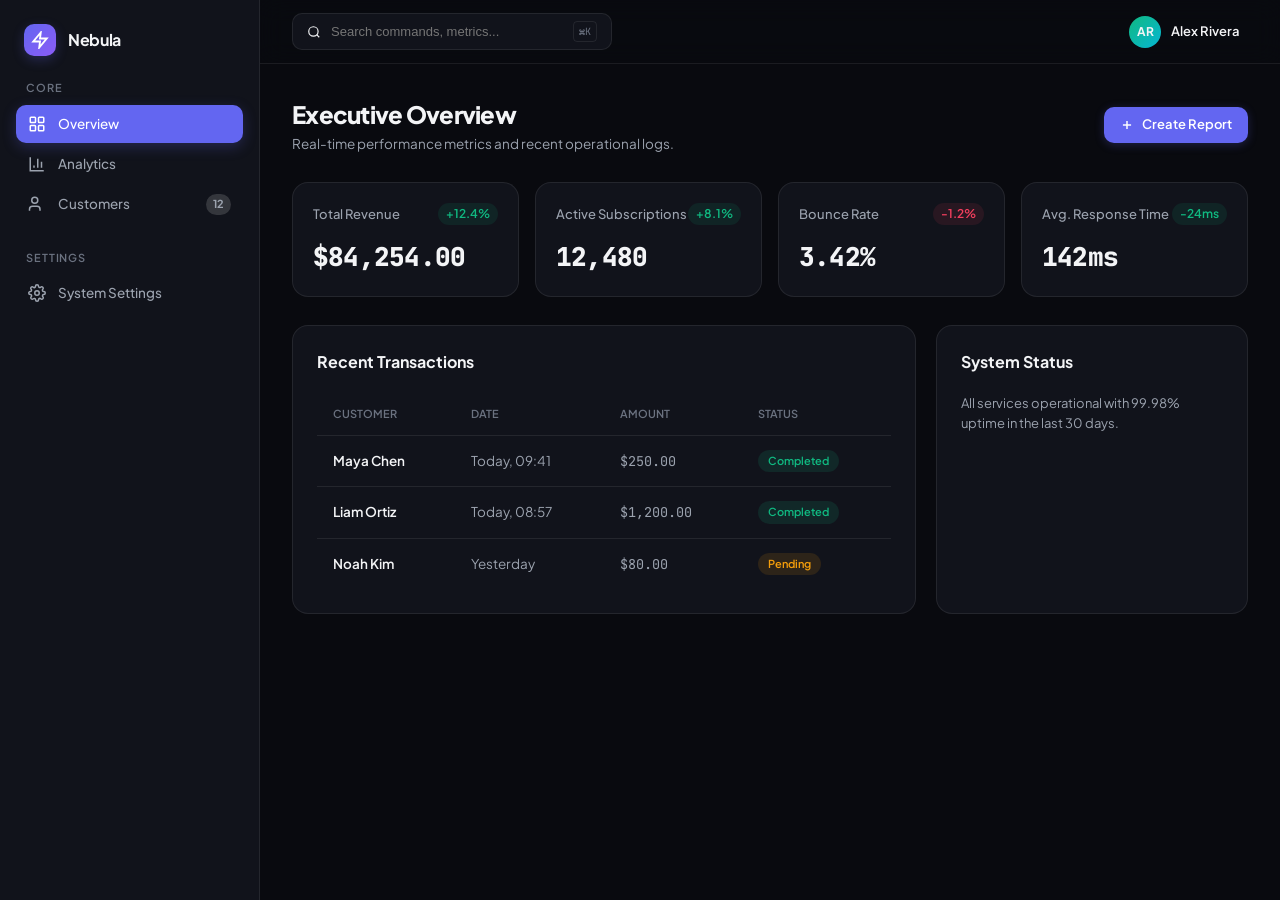
<file: index.html>
<!DOCTYPE html>
<html lang="en">
<head>
  <meta charset="UTF-8" />
  <meta name="viewport" content="width=device-width, initial-scale=1.0" />
  <title>Nebula · Ultra Executive Dashboard</title>
  
  <!-- Fonts -->
  <link rel="preconnect" href="https://fonts.googleapis.com">
  <link rel="preconnect" href="https://fonts.gstatic.com" crossorigin>
  <link href="https://fonts.googleapis.com/css2?family=Plus+Jakarta+Sans:wght@400;500;600;700;800&family=JetBrains+Mono:wght@400;500&display=swap" rel="stylesheet">

  <style>
    /* ============================================================
       NEBULA UI v2.0 — Executive Modern Dark System
       Pure HTML + CSS · Ultra Polish & Modern Standard
       ============================================================ */

    :root {
      /* Core System Colors (Linear/Vercel Aesthetic) */
      --bg-base:        #090a0f;
      --bg-surface:     #11131b;
      --bg-elevated:    #181b26;
      --bg-hover:       #1f2333;
      
      /* Primary & Accents */
      --accent:         #6366f1;
      --accent-light:   #818cf8;
      --accent-glow:    rgba(99, 102, 241, 0.25);
      --emerald:        #10b981;
      --amber:          #f59e0b;
      --rose:           #f43f5e;
      --cyan:           #06b6d4;

      /* Text Hierarchy */
      --text-main:      #f3f4f6;
      --text-sub:       #9ca3af;
      --text-muted:     #6b7280;

      /* Borders & Lines */
      --border:         rgba(255, 255, 255, 0.08);
      --border-bright:  rgba(255, 255, 255, 0.16);
      
      /* Sizing & Layout */
      --sidebar-w:      260px;
      --topbar-h:       64px;
      --radius-lg:      16px;
      --radius-md:      10px;
      --radius-sm:      6px;

      /* Motion Curves */
      --ease-smooth:    cubic-bezier(0.16, 1, 0.3, 1);
      --transition:     0.2s var(--ease-smooth);

      --font-sans:     'Plus Jakarta Sans', -apple-system, sans-serif;
      --font-mono:     'JetBrains Mono', monospace;
    }

    /* Reset & Base */
    *, *::before, *::after { box-sizing: border-box; margin: 0; padding: 0; }
    
    body {
      font-family: var(--font-sans);
      background-color: var(--bg-base);
      color: var(--text-main);
      line-height: 1.5;
      -webkit-font-smoothing: antialiased;
      min-height: 100vh;
      overflow-x: hidden;
    }

    svg { display: block; flex-shrink: 0; }
    button { font: inherit; color: inherit; background: none; border: none; cursor: pointer; }
    a { color: inherit; text-decoration: none; }

    /* Custom Scrollbar */
    ::-webkit-scrollbar { width: 6px; height: 6px; }
    ::-webkit-scrollbar-track { background: var(--bg-base); }
    ::-webkit-scrollbar-thumb { background: var(--border-bright); border-radius: 99px; }

    /* Layout Structure */
    .app-shell {
      display: grid;
      grid-template-columns: var(--sidebar-w) 1fr;
      min-height: 100vh;
    }

    /* ============================================================
       SIDEBAR
       ============================================================ */
    .sidebar {
      background: var(--bg-surface);
      border-right: 1px solid var(--border);
      padding: 20px 16px;
      display: flex;
      flex-direction: column;
      position: fixed;
      top: 0; bottom: 0; left: 0;
      width: var(--sidebar-w);
      z-index: 50;
    }

    .brand {
      display: flex;
      align-items: center;
      gap: 12px;
      padding: 4px 8px 24px;
    }

    .brand-icon {
      width: 32px; height: 32px;
      background: linear-gradient(135deg, var(--accent), #8b5cf6);
      border-radius: var(--radius-md);
      display: grid;
      place-items: center;
      box-shadow: 0 4px 12px var(--accent-glow);
    }

    .brand-title {
      font-size: 16px;
      font-weight: 700;
      letter-spacing: -0.02em;
    }

    .nav-group { margin-bottom: 24px; }
    .nav-label {
      font-size: 11px;
      font-weight: 600;
      text-transform: uppercase;
      letter-spacing: 0.08em;
      color: var(--text-muted);
      padding: 0 10px 8px;
    }

    .nav-item {
      display: flex;
      align-items: center;
      gap: 12px;
      padding: 9px 12px;
      border-radius: var(--radius-md);
      font-size: 13.5px;
      font-weight: 500;
      color: var(--text-sub);
      transition: var(--transition);
      margin-bottom: 2px;
    }

    .nav-item:hover {
      color: var(--text-main);
      background: var(--bg-elevated);
    }

    .nav-item.active {
      color: #fff;
      background: var(--accent);
      box-shadow: 0 4px 14px var(--accent-glow);
    }

    .nav-item .badge {
      margin-left: auto;
      font-size: 11px;
      font-weight: 700;
      padding: 2px 7px;
      border-radius: 99px;
      background: rgba(255,255,255,0.15);
    }

    /* ============================================================
       MAIN CONTENT AREA
       ============================================================ */
    .main-wrapper {
      grid-column: 2;
      display: flex;
      flex-direction: column;
    }

    /* Topbar */
    .topbar {
      height: var(--topbar-h);
      border-bottom: 1px solid var(--border);
      background: rgba(9, 10, 15, 0.8);
      backdrop-filter: blur(12px);
      display: flex;
      align-items: center;
      justify-content: space-between;
      padding: 0 32px;
      position: sticky;
      top: 0;
      z-index: 40;
    }

    .search-box {
      display: flex;
      align-items: center;
      gap: 10px;
      background: var(--bg-surface);
      border: 1px solid var(--border);
      padding: 7px 14px;
      border-radius: var(--radius-md);
      width: 320px;
      transition: var(--transition);
    }

    .search-box:focus-within {
      border-color: var(--accent);
      box-shadow: 0 0 0 3px var(--accent-glow);
    }

    .search-box input {
      background: none;
      border: none;
      outline: none;
      color: var(--text-main);
      font-size: 13px;
      width: 100%;
    }

    .shortcut {
      font-family: var(--font-mono);
      font-size: 10px;
      color: var(--text-muted);
      border: 1px solid var(--border);
      padding: 2px 5px;
      border-radius: 4px;
    }

    .topbar-right { display: flex; align-items: center; gap: 16px; }

    .user-profile {
      display: flex;
      align-items: center;
      gap: 10px;
      padding: 4px 8px;
      border-radius: var(--radius-md);
      transition: var(--transition);
    }

    .user-profile:hover { background: var(--bg-surface); }

    .avatar {
      width: 32px; height: 32px;
      border-radius: 50%;
      background: linear-gradient(135deg, var(--emerald), var(--cyan));
      display: grid; place-items: center;
      font-size: 12px; font-weight: 700;
    }

    /* Content Body */
    .content {
      padding: 32px;
      max-width: 1300px;
      width: 100%;
      margin: 0 auto;
      display: flex;
      flex-direction: column;
      gap: 28px;
    }

    .page-header {
      display: flex;
      align-items: center;
      justify-content: space-between;
    }

    .page-title h1 {
      font-size: 24px;
      font-weight: 800;
      letter-spacing: -0.03em;
    }

    .page-title p {
      font-size: 13.5px;
      color: var(--text-sub);
      margin-top: 2px;
    }

    .btn {
      display: inline-flex;
      align-items: center;
      gap: 8px;
      padding: 8px 16px;
      border-radius: var(--radius-md);
      font-size: 13px;
      font-weight: 600;
      transition: var(--transition);
    }

    .btn-primary {
      background: var(--accent);
      color: #fff;
      box-shadow: 0 2px 10px var(--accent-glow);
    }

    .btn-primary:hover {
      background: var(--accent-light);
      transform: translateY(-1px);
    }

    /* Stats Grid */
    .stats-grid {
      display: grid;
      grid-template-columns: repeat(4, 1fr);
      gap: 16px;
    }

    .stat-card {
      background: var(--bg-surface);
      border: 1px solid var(--border);
      border-radius: var(--radius-lg);
      padding: 20px;
      transition: var(--transition);
    }

    .stat-card:hover {
      border-color: var(--border-bright);
      transform: translateY(-2px);
      box-shadow: 0 12px 24px rgba(0,0,0,0.4);
    }

    .stat-head {
      display: flex;
      justify-content: space-between;
      align-items: center;
      margin-bottom: 12px;
    }

    .stat-title {
      font-size: 13px;
      font-weight: 500;
      color: var(--text-sub);
    }

    .stat-value {
      font-size: 26px;
      font-weight: 800;
      letter-spacing: -0.03em;
      font-family: var(--font-mono);
    }

    .trend {
      display: inline-flex;
      align-items: center;
      gap: 4px;
      font-size: 12px;
      font-weight: 600;
      padding: 2px 8px;
      border-radius: 99px;
    }

    .trend.up { background: rgba(16, 185, 129, 0.1); color: var(--emerald); }
    .trend.down { background: rgba(244, 63, 94, 0.1); color: var(--rose); }

    /* Main Chart & Panels */
    .dashboard-grid {
      display: grid;
      grid-template-columns: 2fr 1fr;
      gap: 20px;
    }

    .panel {
      background: var(--bg-surface);
      border: 1px solid var(--border);
      border-radius: var(--radius-lg);
      padding: 24px;
    }

    .panel-head {
      display: flex;
      justify-content: space-between;
      align-items: center;
      margin-bottom: 20px;
    }

    .panel-title { font-size: 16px; font-weight: 700; }

    /* Simple Clean Table */
    .table-container { width: 100%; overflow-x: auto; }
    
    table {
      width: 100%;
      border-collapse: collapse;
      text-align: left;
    }

    th {
      font-size: 11px;
      font-weight: 600;
      text-transform: uppercase;
      color: var(--text-muted);
      padding: 12px 16px;
      border-bottom: 1px solid var(--border);
    }

    td {
      padding: 14px 16px;
      font-size: 13.5px;
      border-bottom: 1px solid var(--border);
      color: var(--text-sub);
    }

    tr:last-child td { border-bottom: none; }
    tr:hover td { background: var(--bg-elevated); color: var(--text-main); }

    .status-pill {
      padding: 3px 10px;
      border-radius: 99px;
      font-size: 11px;
      font-weight: 600;
      display: inline-block;
    }

    .status-success { background: rgba(16, 185, 129, 0.12); color: var(--emerald); }
    .status-pending { background: rgba(245, 158, 11, 0.12); color: var(--amber); }

    @media (max-width: 1024px) {
      .stats-grid { grid-template-columns: repeat(2, 1fr); }
      .dashboard-grid { grid-template-columns: 1fr; }
      .app-shell { grid-template-columns: 1fr; }
      .sidebar { display: none; }
      .main-wrapper { grid-column: 1; }
    }
  </style>
</head>
<body>

  <div class="app-shell">
    <!-- Sidebar Navigation -->
    <aside class="sidebar">
      <div class="brand">
        <div class="brand-icon">
          <svg width="18" height="18" viewBox="0 0 24 24" fill="none" stroke="#fff" stroke-width="2.5"><path d="M13 2L3 14h9l-1 8 10-12h-9l1-8z"/></svg>
        </div>
        <span class="brand-title">Nebula</span>
      </div>

      <div class="nav-group">
        <div class="nav-label">Core</div>
        <a href="#" class="nav-item active">
          <svg width="18" height="18" viewBox="0 0 24 24" fill="none" stroke="currentColor" stroke-width="2"><rect x="3" y="3" width="7" height="7" rx="1"/><rect x="14" y="3" width="7" height="7" rx="1"/><rect x="3" y="14" width="7" height="7" rx="1"/><rect x="14" y="14" width="7" height="7" rx="1"/></svg>
          Overview
        </a>
        <a href="#" class="nav-item">
          <svg width="18" height="18" viewBox="0 0 24 24" fill="none" stroke="currentColor" stroke-width="2"><path d="M3 3v18h18"/><path d="M18 17V9"/><path d="M13 17V5"/><path d="M8 17v-3"/></svg>
          Analytics
        </a>
        <a href="#" class="nav-item">
          <svg width="18" height="18" viewBox="0 0 24 24" fill="none" stroke="currentColor" stroke-width="2"><path d="M16 21v-2a4 4 0 0 0-4-4H6a4 4 0 0 0-4 4v2"/><circle cx="9" cy="7" r="4"/></svg>
          Customers
          <span class="badge">12</span>
        </a>
      </div>

      <div class="nav-group">
        <div class="nav-label">Settings</div>
        <a href="#" class="nav-item">
          <svg width="18" height="18" viewBox="0 0 24 24" fill="none" stroke="currentColor" stroke-width="2"><circle cx="12" cy="12" r="3"/><path d="M19.4 15a1.65 1.65 0 0 0 .33 1.82l.06.06a2 2 0 0 1 0 2.83 2 2 0 0 1-2.83 0l-.06-.06a1.65 1.65 0 0 0-1.82-.33 1.65 1.65 0 0 0-1 1.51V21a2 2 0 0 1-2 2 2 2 0 0 1-2-2v-.09A1.65 1.65 0 0 0 9 19.4a1.65 1.65 0 0 0-1.82.33l-.06.06a2 2 0 0 1-2.83 0 2 2 0 0 1 0-2.83l.06-.06a1.65 1.65 0 0 0 .33-1.82 1.65 1.65 0 0 0-1.51-1H3a2 2 0 0 1-2-2 2 2 0 0 1 2-2h.09A1.65 1.65 0 0 0 4.6 9a1.65 1.65 0 0 0-.33-1.82l-.06-.06a2 2 0 0 1 0-2.83 2 2 0 0 1 2.83 0l.06.06a1.65 1.65 0 0 0 1.82.33H9a1.65 1.65 0 0 0 1-1.51V3a2 2 0 0 1 2-2 2 2 0 0 1 2 2v.09a1.65 1.65 0 0 0 1 1.51 1.65 1.65 0 0 0 1.82-.33l.06-.06a2 2 0 0 1 2.83 0 2 2 0 0 1 0 2.83l-.06.06a1.65 1.65 0 0 0-.33 1.82V9a1.65 1.65 0 0 0 1.51 1H21a2 2 0 0 1 2 2 2 2 0 0 1-2 2h-.09a1.65 1.65 0 0 0-1.51 1z"/></svg>
          System Settings
        </a>
      </div>
    </aside>

    <!-- Main Workspace -->
    <div class="main-wrapper">
      <header class="topbar">
        <div class="search-box">
          <svg width="14" height="14" viewBox="0 0 24 24" fill="none" stroke="currentColor" stroke-width="2"><circle cx="11" cy="11" r="8"/><line x1="21" y1="21" x2="16.65" y2="16.65"/></svg>
          <input type="text" placeholder="Search commands, metrics...">
          <span class="shortcut">⌘K</span>
        </div>

        <div class="topbar-right">
          <div class="user-profile">
            <div class="avatar">AR</div>
            <span style="font-size: 13px; font-weight: 600;">Alex Rivera</span>
          </div>
        </div>
      </header>

      <main class="content">
        <div class="page-header">
          <div class="page-title">
            <h1>Executive Overview</h1>
            <p>Real-time performance metrics and recent operational logs.</p>
          </div>
          <button class="btn btn-primary">
            <svg width="14" height="14" viewBox="0 0 24 24" fill="none" stroke="currentColor" stroke-width="2.5"><line x1="12" y1="5" x2="12" y2="19"/><line x1="5" y1="12" x2="19" y2="12"/></svg>
            Create Report
          </button>
        </div>

        <!-- Metric Cards -->
        <div class="stats-grid">
          <div class="stat-card">
            <div class="stat-head">
              <span class="stat-title">Total Revenue</span>
              <span class="trend up">+12.4%</span>
            </div>
            <div class="stat-value">$84,254.00</div>
          </div>
          <div class="stat-card">
            <div class="stat-head">
              <span class="stat-title">Active Subscriptions</span>
              <span class="trend up">+8.1%</span>
            </div>
            <div class="stat-value">12,480</div>
          </div>
          <div class="stat-card">
            <div class="stat-head">
              <span class="stat-title">Bounce Rate</span>
              <span class="trend down">-1.2%</span>
            </div>
            <div class="stat-value">3.42%</div>
          </div>
          <div class="stat-card">
            <div class="stat-head">
              <span class="stat-title">Avg. Response Time</span>
              <span class="trend up">-24ms</span>
            </div>
            <div class="stat-value">142ms</div>
          </div>
        </div>

        <!-- Dashboard Grid Panels -->
        <div class="dashboard-grid">
          <div class="panel">
            <div class="panel-head">
              <span class="panel-title">Recent Transactions</span>
            </div>
            <div class="table-container">
              <table>
                <thead>
                  <tr>
                    <th>Customer</th>
                    <th>Date</th>
                    <th>Amount</th>
                    <th>Status</th>
                  </tr>
                </thead>
                <tbody>
                  <tr>
                    <td style="font-weight: 600; color: var(--text-main);">Maya Chen</td>
                    <td>Today, 09:41</td>
                    <td style="font-family: var(--font-mono);">$250.00</td>
                    <td><span class="status-pill status-success">Completed</span></td>
                  </tr>
                  <tr>
                    <td style="font-weight: 600; color: var(--text-main);">Liam Ortiz</td>
                    <td>Today, 08:57</td>
                    <td style="font-family: var(--font-mono);">$1,200.00</td>
                    <td><span class="status-pill status-success">Completed</span></td>
                  </tr>
                  <tr>
                    <td style="font-weight: 600; color: var(--text-main);">Noah Kim</td>
                    <td>Yesterday</td>
                    <td style="font-family: var(--font-mono);">$80.00</td>
                    <td><span class="status-pill status-pending">Pending</span></td>
                  </tr>
                </tbody>
              </table>
            </div>
          </div>

          <div class="panel">
            <div class="panel-head">
              <span class="panel-title">System Status</span>
            </div>
            <p style="font-size: 13px; color: var(--text-sub);">All services operational with 99.98% uptime in the last 30 days.</p>
          </div>
        </div>
      </main>
    </div>
  </div>

</body>
</html>
</file>
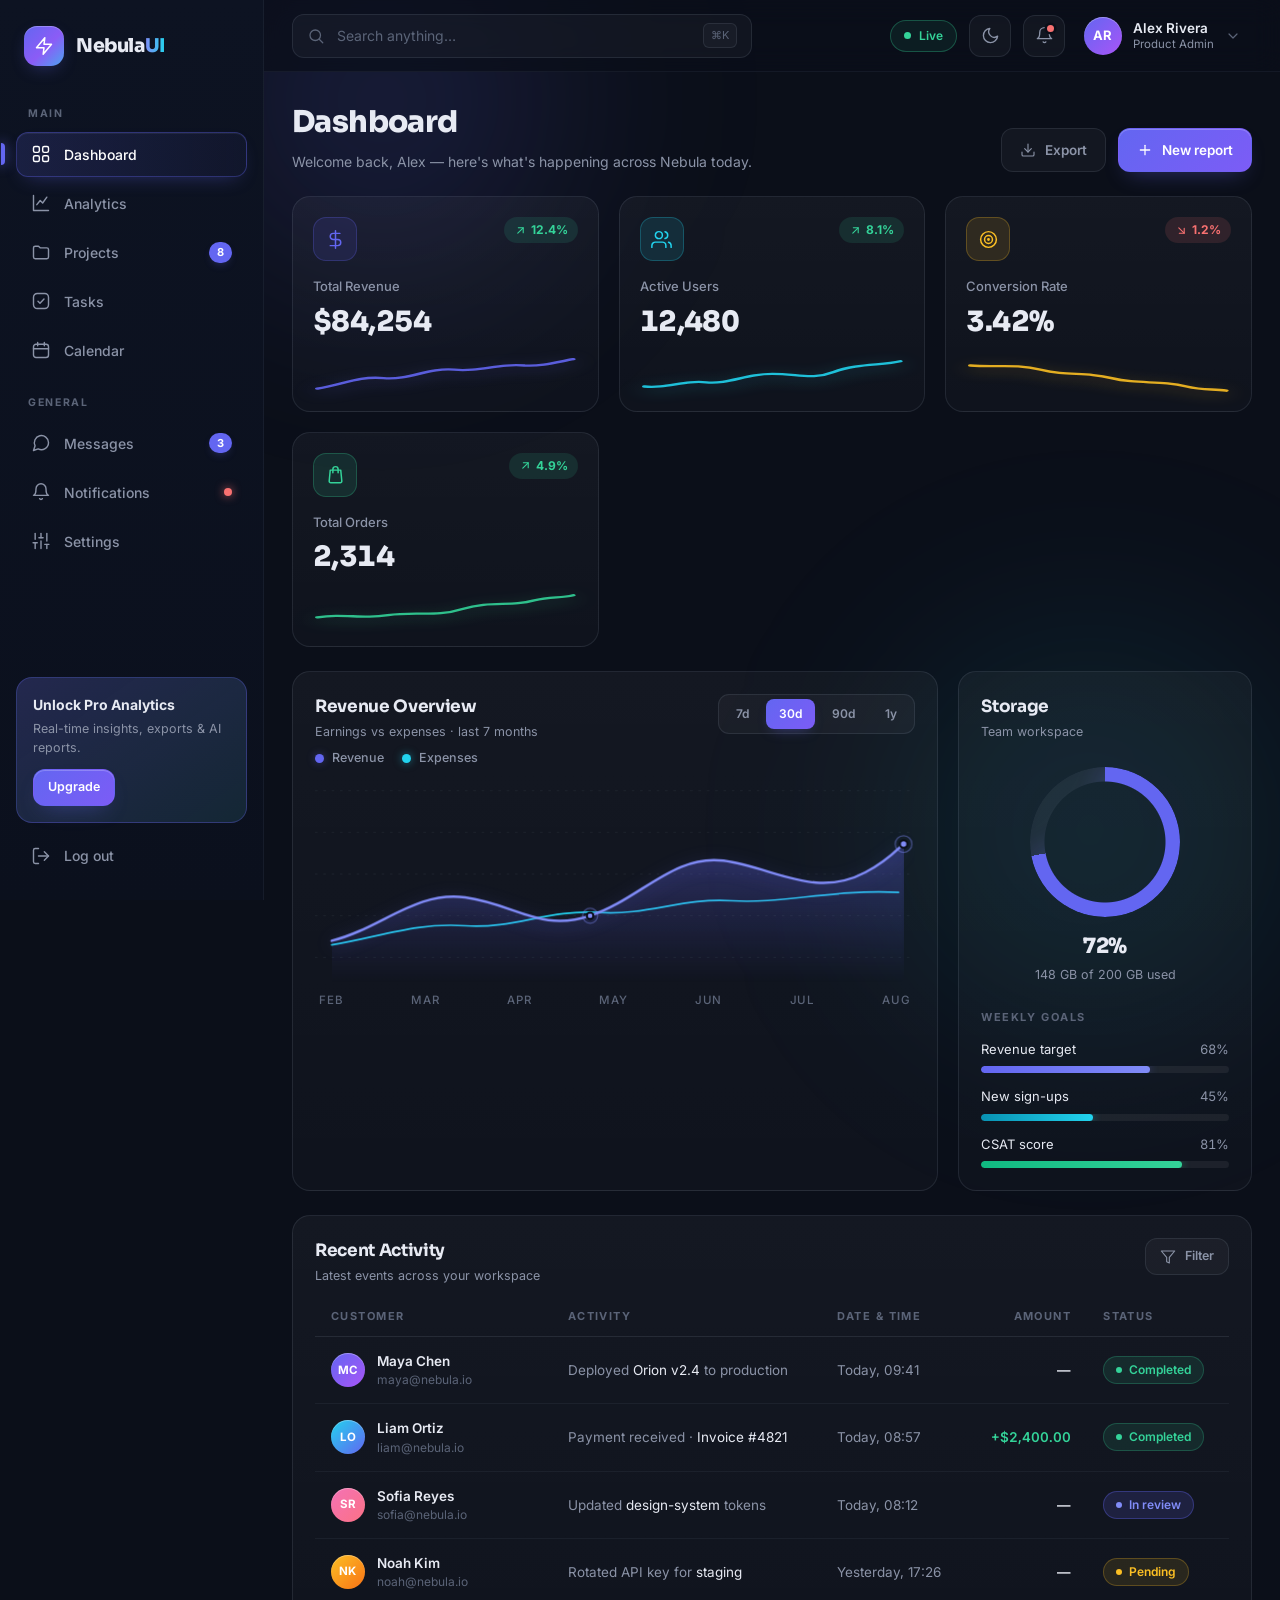
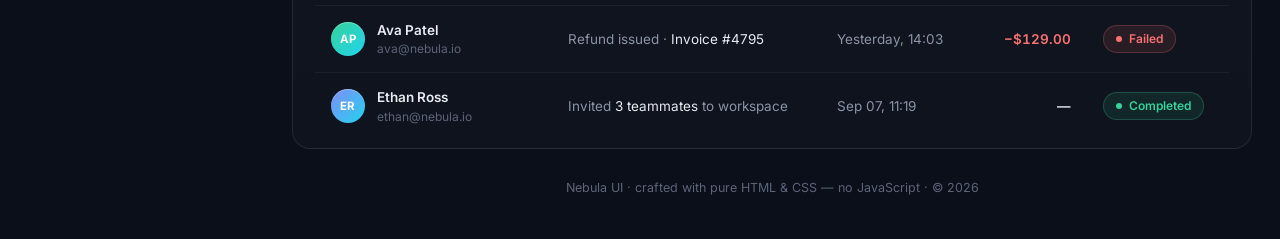
<file: standalone.html>
<!DOCTYPE html>
<html lang="en">
<head>
  <meta charset="UTF-8" />
  <meta name="viewport" content="width=device-width, initial-scale=1.0" />
  <meta name="color-scheme" content="dark" />
  <meta name="description" content="Nebula — an ultra-modern dark-mode admin dashboard built with pure HTML & CSS." />
  <title>Nebula · Admin Dashboard</title>

  <link rel="preconnect" href="https://fonts.googleapis.com" />
  <link rel="preconnect" href="https://fonts.gstatic.com" crossorigin />
  <link href="https://fonts.googleapis.com/css2?family=Inter:wght@400;500;600;700;800&family=Sora:wght@600;700;800&display=swap" rel="stylesheet" />
  <style>
/* ============================================================
   NEBULA UI — Ultra-modern Dark Admin Dashboard
   Pure HTML + CSS · CSS Grid + Flexbox · CSS Variables
   Palette: deep navy #0b0f19 · neon accent #6366f1
   ============================================================ */

/* ---------- 1. Design tokens ---------- */
:root {
  /* Core palette */
  --bg:            #0b0f19;   /* deep navy */
  --bg-elevated:   #0d1322;
  --accent:        #6366f1;   /* neon indigo */
  --accent-bright: #818cf8;
  --cyan:          #22d3ee;
  --green:         #34d399;
  --amber:         #fbbf24;
  --red:           #f87171;

  /* Surfaces & lines */
  --surface:       rgba(255, 255, 255, 0.035);
  --surface-2:     rgba(255, 255, 255, 0.065);
  --border:        rgba(148, 163, 184, 0.14);
  --border-soft:   rgba(148, 163, 184, 0.08);

  /* Text */
  --text:          #e7eaf3;
  --text-muted:    #8b93a7;
  --text-faint:    #5b6478;

  /* Glass / glow */
  --accent-soft:   rgba(99, 102, 241, 0.16);
  --accent-glow:   rgba(99, 102, 241, 0.40);
  --glass:         rgba(255, 255, 255, 0.055);
  --glass-border:  rgba(255, 255, 255, 0.10);

  /* Layout */
  --sidebar-w:     264px;
  --sidebar-w-sm:  80px;
  --topbar-h:      72px;
  --radius:        18px;
  --radius-sm:     12px;

  /* Motion */
  --ease:          cubic-bezier(0.22, 0.61, 0.36, 1);
  --t-fast:        0.22s;
  --t-med:         0.32s;

  --font-body: "Inter", system-ui, -apple-system, "Segoe UI", Roboto, sans-serif;
  --font-display: "Sora", "Inter", system-ui, sans-serif;
}

/* ---------- 2. Reset / base ---------- */
*, *::before, *::after { box-sizing: border-box; }

html { scroll-behavior: smooth; }

body {
  margin: 0;
  min-height: 100vh;
  font-family: var(--font-body);
  font-size: 15px;
  line-height: 1.5;
  color: var(--text);
  background-color: var(--bg);
  -webkit-font-smoothing: antialiased;
  overflow-x: hidden;
}

h1, h2, h3 { margin: 0; font-family: var(--font-display); letter-spacing: -0.02em; }
p           { margin: 0; }
a           { color: inherit; text-decoration: none; }
button      { font: inherit; color: inherit; background: none; border: 0; cursor: pointer; }
svg         { display: block; }

::selection { background: var(--accent); color: #fff; }

:focus-visible {
  outline: 2px solid var(--accent-bright);
  outline-offset: 2px;
  border-radius: 6px;
}

/* Slim custom scrollbars */
::-webkit-scrollbar        { width: 10px; height: 10px; }
::-webkit-scrollbar-track  { background: transparent; }
::-webkit-scrollbar-thumb  {
  background: rgba(99, 102, 241, 0.25);
  border-radius: 99px;
  border: 2px solid var(--bg);
}
::-webkit-scrollbar-thumb:hover { background: rgba(99, 102, 241, 0.5); }

/* Hidden checkbox that powers the mobile drawer */
.nav-toggle {
  position: fixed;
  width: 1px; height: 1px;
  opacity: 0;
  pointer-events: none;
}

/* ---------- 3. Ambient background (feeds the glass blur) ---------- */
body::before,
body::after {
  content: "";
  position: fixed;
  z-index: 0;
  border-radius: 50%;
  filter: blur(90px);
  pointer-events: none;
}
body::before {
  width: 560px; height: 560px;
  top: -180px; left: 8%;
  background: radial-gradient(circle, rgba(99, 102, 241, 0.22), transparent 65%);
  animation: drift 18s ease-in-out infinite alternate;
}
body::after {
  width: 620px; height: 620px;
  bottom: -240px; right: -120px;
  background: radial-gradient(circle, rgba(34, 211, 238, 0.14), transparent 65%);
  animation: drift 22s ease-in-out infinite alternate-reverse;
}
@keyframes drift {
  from { transform: translate3d(0, 0, 0) scale(1); }
  to   { transform: translate3d(60px, 40px, 0) scale(1.12); }
}

/* ============================================================
   4. App shell — CSS Grid
   ============================================================ */
.app {
  position: relative;
  z-index: 1;
  display: grid;
  grid-template-columns: var(--sidebar-w) minmax(0, 1fr);
  min-height: 100vh;
}

.main {
  grid-column: 2;
  display: flex;
  flex-direction: column;
  min-width: 0;             /* allows inner tables to shrink properly */
}

/* ============================================================
   5. Sidebar (fixed)
   ============================================================ */
.sidebar {
  position: fixed;
  inset: 0 auto 0 0;
  z-index: 60;
  width: var(--sidebar-w);
  display: flex;
  flex-direction: column;
  padding: 22px 16px;
  background: linear-gradient(180deg, #0d1322 0%, #0b101d 100%);
  border-right: 1px solid var(--border-soft);
  overflow-y: auto;
  scrollbar-width: thin;
  transition: transform var(--t-med) var(--ease);
}

.brand {
  display: flex;
  align-items: center;
  gap: 12px;
  padding: 4px 8px 22px;
}
.brand-mark {
  display: grid;
  place-items: center;
  width: 40px; height: 40px;
  flex-shrink: 0;
  color: #fff;
  border-radius: 13px;
  background: linear-gradient(135deg, var(--accent) 0%, #8b5cf6 55%, var(--cyan) 130%);
  box-shadow: 0 6px 18px -6px var(--accent-glow), inset 0 1px 0 rgba(255, 255, 255, 0.25);
  transition: transform var(--t-fast) var(--ease), box-shadow var(--t-fast) var(--ease);
}
.brand:hover .brand-mark {
  transform: rotate(-8deg) scale(1.06);
  box-shadow: 0 8px 24px -6px var(--accent-glow), inset 0 1px 0 rgba(255, 255, 255, 0.25);
}
.brand-mark svg { width: 20px; height: 20px; }
.brand-name {
  font-family: var(--font-display);
  font-size: 19px;
  font-weight: 800;
  letter-spacing: -0.02em;
}
.brand-name em {
  font-style: normal;
  background: linear-gradient(90deg, var(--accent-bright), var(--cyan));
  -webkit-background-clip: text;
  background-clip: text;
  color: transparent;
}

.nav { display: flex; flex-direction: column; gap: 4px; flex: 1; }

.nav-title {
  margin: 18px 0 6px;
  padding: 0 12px;
  font-size: 10.5px;
  font-weight: 700;
  text-transform: uppercase;
  letter-spacing: 0.16em;
  color: var(--text-faint);
}

.nav-link {
  position: relative;
  display: flex;
  align-items: center;
  gap: 13px;
  padding: 11px 14px;
  border-radius: var(--radius-sm);
  font-size: 14px;
  font-weight: 500;
  color: var(--text-muted);
  border: 1px solid transparent;
  transition:
    color      var(--t-fast) var(--ease),
    background var(--t-fast) var(--ease),
    border-color var(--t-fast) var(--ease),
    box-shadow var(--t-fast) var(--ease),
    transform  var(--t-fast) var(--ease);
}
.nav-link svg { width: 20px; height: 20px; flex-shrink: 0; transition: transform var(--t-fast) var(--ease); }
.nav-link:hover {
  color: var(--text);
  background: var(--surface);
  border-color: var(--border-soft);
  transform: translateX(3px);
}
.nav-link:hover svg { color: var(--accent-bright); transform: scale(1.08); }

.nav-link.is-active {
  color: #fff;
  background: linear-gradient(90deg, var(--accent-soft), rgba(99, 102, 241, 0.05));
  border-color: rgba(99, 102, 241, 0.35);
  box-shadow: 0 8px 20px -10px var(--accent-glow), inset 0 1px 0 rgba(255, 255, 255, 0.06);
}
.nav-link.is-active::before {          /* neon indicator */
  content: "";
  position: absolute;
  left: -16px; top: 50%;
  translate: 0 -50%;
  width: 3.5px; height: 22px;
  border-radius: 0 4px 4px 0;
  background: var(--accent);
  box-shadow: 0 0 12px 2px var(--accent-glow);
}

.nav-badge {
  margin-left: auto;
  padding: 2px 8px;
  font-size: 11px;
  font-weight: 700;
  color: #fff;
  border-radius: 99px;
  background: var(--accent);
  box-shadow: 0 4px 10px -4px var(--accent-glow);
}
.nav-dot {
  margin-left: auto;
  width: 8px; height: 8px;
  border-radius: 50%;
  background: var(--red);
  box-shadow: 0 0 10px rgba(248, 113, 113, 0.8);
}

.sidebar-footer { display: flex; flex-direction: column; gap: 10px; margin-top: 18px; }

.upgrade-card {
  padding: 16px;
  border-radius: 16px;
  background:
    linear-gradient(145deg, rgba(99, 102, 241, 0.20), rgba(34, 211, 238, 0.08)),
    var(--surface);
  border: 1px solid rgba(99, 102, 241, 0.30);
}
.upgrade-title { font-weight: 700; font-size: 14px; }
.upgrade-text  { margin: 5px 0 12px; font-size: 12.5px; color: var(--text-muted); }

/* ============================================================
   6. Topbar / header
   ============================================================ */
.topbar {
  position: sticky;
  top: 0;
  z-index: 40;
  display: flex;
  align-items: center;
  gap: 16px;
  height: var(--topbar-h);
  padding: 0 28px;
  background: rgba(11, 15, 25, 0.72);
  backdrop-filter: blur(14px);
  -webkit-backdrop-filter: blur(14px);
  border-bottom: 1px solid var(--border-soft);
}

.hamburger {
  display: none;
  place-items: center;
  width: 42px; height: 42px;
  flex-shrink: 0;
  border-radius: var(--radius-sm);
  border: 1px solid var(--border);
  color: var(--text-muted);
  cursor: pointer;
  transition: color var(--t-fast) var(--ease), border-color var(--t-fast) var(--ease);
}
.hamburger svg { width: 22px; height: 22px; margin: auto; }
.hamburger:hover { color: var(--text); border-color: var(--accent); }

/* Search */
.search {
  display: flex;
  align-items: center;
  gap: 10px;
  flex: 1;
  max-width: 460px;
  padding: 0 14px;
  height: 44px;
  border-radius: var(--radius-sm);
  background: var(--surface);
  border: 1px solid var(--border);
  transition: border-color var(--t-fast) var(--ease), box-shadow var(--t-fast) var(--ease), background var(--t-fast) var(--ease);
}
.search:focus-within {
  border-color: var(--accent);
  background: rgba(99, 102, 241, 0.06);
  box-shadow: 0 0 0 4px rgba(99, 102, 241, 0.14);
}
.search-icon { width: 18px; height: 18px; color: var(--text-faint); flex-shrink: 0; }
.search input {
  flex: 1;
  min-width: 0;
  background: none;
  border: 0;
  outline: 0;
  color: var(--text);
  font: inherit;
  font-size: 14px;
}
.search input::placeholder { color: var(--text-faint); }
.search input::-webkit-search-decoration,
.search input::-webkit-search-cancel-button { -webkit-appearance: none; }
.search kbd {
  padding: 3px 7px;
  font-family: inherit;
  font-size: 11px;
  color: var(--text-faint);
  border: 1px solid var(--border);
  border-radius: 6px;
  background: rgba(255, 255, 255, 0.03);
}

/* Header actions */
.topbar-actions {
  display: flex;
  align-items: center;
  gap: 12px;
  margin-left: auto;
}

.live-pill {
  display: inline-flex;
  align-items: center;
  gap: 8px;
  padding: 6px 13px;
  font-size: 12px;
  font-weight: 600;
  color: var(--green);
  border: 1px solid rgba(52, 211, 153, 0.3);
  border-radius: 99px;
  background: rgba(52, 211, 153, 0.08);
}
.pulse-dot {
  width: 7px; height: 7px;
  border-radius: 50%;
  background: var(--green);
  box-shadow: 0 0 0 0 rgba(52, 211, 153, 0.6);
  animation: pulse 2s infinite;
}
@keyframes pulse {
  0%   { box-shadow: 0 0 0 0 rgba(52, 211, 153, 0.55); }
  70%  { box-shadow: 0 0 0 8px rgba(52, 211, 153, 0); }
  100% { box-shadow: 0 0 0 0 rgba(52, 211, 153, 0); }
}

.icon-btn {
  position: relative;
  display: grid;
  place-items: center;
  width: 42px; height: 42px;
  border-radius: var(--radius-sm);
  border: 1px solid var(--border);
  background: var(--surface);
  color: var(--text-muted);
  transition:
    color        var(--t-fast) var(--ease),
    border-color var(--t-fast) var(--ease),
    background   var(--t-fast) var(--ease),
    transform    var(--t-fast) var(--ease),
    box-shadow   var(--t-fast) var(--ease);
}
.icon-btn svg { width: 19px; height: 19px; margin: auto; }
.icon-btn:hover {
  color: var(--accent-bright);
  border-color: rgba(99, 102, 241, 0.5);
  background: var(--accent-soft);
  transform: translateY(-2px);
  box-shadow: 0 8px 16px -8px var(--accent-glow);
}
.icon-btn.has-badge::after {
  content: "";
  position: absolute;
  top: 9px; right: 10px;
  width: 7px; height: 7px;
  border-radius: 50%;
  background: var(--red);
  box-shadow: 0 0 0 2.5px var(--bg);
}

/* Profile */
.profile {
  display: flex;
  align-items: center;
  gap: 11px;
  padding: 6px 10px 6px 6px;
  border-radius: 99px;
  border: 1px solid transparent;
  transition: background var(--t-fast) var(--ease), border-color var(--t-fast) var(--ease);
}
.profile:hover { background: var(--surface); border-color: var(--border); }

.avatar {
  display: grid;
  place-items: center;
  width: 38px; height: 38px;
  flex-shrink: 0;
  border-radius: 50%;
  font-size: 13px;
  font-weight: 700;
  color: #fff;
  letter-spacing: 0.02em;
  background: linear-gradient(135deg, var(--accent) 0%, #a855f7 100%);
  box-shadow: inset 0 1px 0 rgba(255, 255, 255, 0.3);
}
.avatar.sm { width: 34px; height: 34px; font-size: 11.5px; background: linear-gradient(135deg, var(--a, var(--accent)), var(--b, #a855f7)); }

.profile-meta { display: flex; flex-direction: column; align-items: flex-start; line-height: 1.25; }
.profile-name { font-size: 13.5px; font-weight: 600; }
.profile-role { font-size: 11.5px; color: var(--text-muted); }
.profile .chevron { width: 16px; height: 16px; color: var(--text-faint); transition: transform var(--t-fast) var(--ease); }
.profile:hover .chevron { transform: translateY(2px); }

/* ============================================================
   7. Content area
   ============================================================ */
.content {
  width: 100%;
  max-width: 1440px;
  margin: 0 auto;
  padding: 28px;
  display: flex;
  flex-direction: column;
  gap: 24px;
}

.page-head {
  display: flex;
  align-items: flex-end;
  justify-content: space-between;
  gap: 18px;
  flex-wrap: wrap;
}
.page-head h1 {
  font-size: clamp(24px, 3vw, 30px);
  font-weight: 800;
}
.subtitle { margin-top: 6px; color: var(--text-muted); font-size: 14px; }

.page-actions { display: flex; gap: 12px; }

/* Buttons */
.btn {
  display: inline-flex;
  align-items: center;
  gap: 9px;
  padding: 11px 18px;
  font-size: 13.5px;
  font-weight: 600;
  border-radius: var(--radius-sm);
  border: 1px solid transparent;
  transition:
    transform    var(--t-fast) var(--ease),
    box-shadow   var(--t-fast) var(--ease),
    background   var(--t-fast) var(--ease),
    border-color var(--t-fast) var(--ease),
    filter       var(--t-fast) var(--ease);
}
.btn svg { width: 16px; height: 16px; }
.btn-sm { padding: 8px 14px; font-size: 12.5px; }

.btn-primary {
  color: #fff;
  background: linear-gradient(135deg, var(--accent) 0%, #7c5cf6 100%);
  box-shadow: 0 10px 22px -10px var(--accent-glow), inset 0 1px 0 rgba(255, 255, 255, 0.22);
}
.btn-primary:hover {
  transform: translateY(-2px);
  filter: brightness(1.1);
  box-shadow: 0 14px 28px -10px var(--accent-glow), inset 0 1px 0 rgba(255, 255, 255, 0.22);
}
.btn-primary:active { transform: translateY(0); }

.btn-ghost {
  color: var(--text-muted);
  background: var(--surface);
  border-color: var(--border);
}
.btn-ghost:hover {
  color: var(--text);
  border-color: rgba(99, 102, 241, 0.5);
  background: var(--accent-soft);
  transform: translateY(-2px);
}

/* ============================================================
   8. Stat cards — glassmorphism on hover
   ============================================================ */
.stats-grid {
  display: grid;
  grid-template-columns: repeat(auto-fit, minmax(235px, 1fr));
  gap: 20px;
}

.stat-card {
  --tint: 99, 102, 241;
  position: relative;
  padding: 20px 20px 14px;
  border-radius: var(--radius);
  background: linear-gradient(180deg, rgba(255, 255, 255, 0.04), rgba(255, 255, 255, 0.018));
  border: 1px solid var(--border);
  overflow: hidden;
  animation: fade-up 0.6s var(--ease) both;
}
.stats-grid .stat-card:nth-child(2) { animation-delay: 0.06s; }
.stats-grid .stat-card:nth-child(3) { animation-delay: 0.12s; }
.stats-grid .stat-card:nth-child(4) { animation-delay: 0.18s; }
@keyframes fade-up {
  from { opacity: 0; transform: translateY(14px); }
  to   { opacity: 1; transform: translateY(0); }
}

/* Frosted sheen revealed on hover */
.stat-card::before {
  content: "";
  position: absolute;
  inset: 0 0 auto;
  height: 1px;
  background: linear-gradient(90deg, transparent, rgba(var(--tint), 0.75), transparent);
  opacity: 0;
  transition: opacity var(--t-med) var(--ease);
}
.stat-card::after {                    /* soft tinted glow from the corner */
  content: "";
  position: absolute;
  top: -70px; right: -70px;
  width: 190px; height: 190px;
  border-radius: 50%;
  background: radial-gradient(circle, rgba(var(--tint), 0.22), transparent 70%);
  opacity: 0;
  transition: opacity var(--t-med) var(--ease), transform var(--t-med) var(--ease);
  transform: scale(0.7);
  pointer-events: none;
}

.stat-card:hover {
  background: var(--glass);
  border-color: rgba(var(--tint), 0.45);
  backdrop-filter: blur(16px) saturate(150%);
  -webkit-backdrop-filter: blur(16px) saturate(150%);
  box-shadow:
    0 24px 48px -20px rgba(0, 0, 0, 0.65),
    0 14px 34px -16px rgba(var(--tint), 0.45),
    inset 0 1px 0 rgba(255, 255, 255, 0.08);
}
.stat-card:hover { transform: translateY(-6px); }
.stat-card:hover::before { opacity: 1; }
.stat-card:hover::after  { opacity: 1; transform: scale(1); }

.stat-card,
.stat-card .stat-icon,
.stat-card .sparkline,
.stat-card .delta,
.stat-card::before,
.stat-card::after {
  transition-duration: var(--t-med);
  transition-timing-function: var(--ease);
}

.stat-top {
  display: flex;
  align-items: flex-start;
  justify-content: space-between;
  margin-bottom: 16px;
}
.stat-icon {
  display: grid;
  place-items: center;
  width: 44px; height: 44px;
  border-radius: 13px;
  color: rgb(var(--tint));
  background: rgba(var(--tint), 0.12);
  border: 1px solid rgba(var(--tint), 0.25);
  transition: transform var(--t-med) var(--ease), box-shadow var(--t-med) var(--ease), background var(--t-med) var(--ease);
}
.stat-icon svg { width: 21px; height: 21px; margin: auto; }
.stat-card:hover .stat-icon {
  transform: scale(1.1) rotate(-5deg);
  background: rgba(var(--tint), 0.22);
  box-shadow: 0 8px 18px -8px rgba(var(--tint), 0.6);
}

.delta {
  display: inline-flex;
  align-items: center;
  gap: 4px;
  padding: 4px 10px;
  font-size: 12px;
  font-weight: 700;
  border-radius: 99px;
}
.delta svg { width: 13px; height: 13px; }
.delta.up   { color: var(--green); background: rgba(52, 211, 153, 0.12); }
.delta.down { color: var(--red);   background: rgba(248, 113, 113, 0.12); }

.stat-label { font-size: 13px; font-weight: 500; color: var(--text-muted); }
.stat-value {
  margin-top: 4px;
  font-family: var(--font-display);
  font-size: 28px;
  font-weight: 800;
  letter-spacing: -0.02em;
  font-variant-numeric: tabular-nums;
}

.sparkline {
  width: 100%;
  height: 42px;
  margin-top: 12px;
  overflow: visible;
}
.sparkline path {
  fill: none;
  stroke: rgba(var(--tint), 0.9);
  stroke-width: 2.2;
  stroke-linecap: round;
  filter: drop-shadow(0 3px 6px rgba(var(--tint), 0.45));
  transition: filter var(--t-med) var(--ease);
}
.stat-card:hover .sparkline path { filter: drop-shadow(0 4px 10px rgba(var(--tint), 0.8)); }

/* ============================================================
   9. Cards, chart panel & side panel
   ============================================================ */
.panels-grid {
  display: grid;
  grid-template-columns: minmax(0, 2.2fr) minmax(0, 1fr);
  gap: 20px;
  align-items: stretch;
}

.card {
  position: relative;
  padding: 22px;
  border-radius: var(--radius);
  background: linear-gradient(180deg, rgba(255, 255, 255, 0.04), rgba(255, 255, 255, 0.018));
  border: 1px solid var(--border);
  transition:
    transform    var(--t-med) var(--ease),
    border-color var(--t-med) var(--ease),
    box-shadow   var(--t-med) var(--ease),
    background   var(--t-med) var(--ease);
}
.card:hover {
  transform: translateY(-3px);
  border-color: rgba(99, 102, 241, 0.32);
  background: var(--glass);
  backdrop-filter: blur(14px);
  -webkit-backdrop-filter: blur(14px);
  box-shadow: 0 22px 44px -22px rgba(0, 0, 0, 0.65), 0 12px 30px -18px var(--accent-glow);
}

.card-head {
  display: flex;
  align-items: flex-start;
  justify-content: space-between;
  gap: 14px;
  flex-wrap: wrap;
  margin-bottom: 8px;
}
.card-head h2 { font-size: 17px; font-weight: 700; }
.card-sub { margin-top: 3px; font-size: 12.5px; color: var(--text-muted); }

/* Segmented range control */
.seg {
  display: inline-flex;
  gap: 4px;
  padding: 4px;
  border-radius: 11px;
  background: var(--surface);
  border: 1px solid var(--border);
}
.seg button {
  padding: 6px 13px;
  font-size: 12px;
  font-weight: 600;
  color: var(--text-muted);
  border-radius: 8px;
  transition: color var(--t-fast) var(--ease), background var(--t-fast) var(--ease), box-shadow var(--t-fast) var(--ease);
}
.seg button:hover { color: var(--text); }
.seg button.is-active {
  color: #fff;
  background: linear-gradient(135deg, var(--accent), #7c5cf6);
  box-shadow: 0 6px 14px -6px var(--accent-glow);
}

/* Legend */
.legend { display: flex; gap: 18px; margin: 2px 0 6px; }
.legend-item {
  display: inline-flex;
  align-items: center;
  gap: 8px;
  font-size: 12.5px;
  font-weight: 500;
  color: var(--text-muted);
}
.dot { width: 9px; height: 9px; border-radius: 50%; }
.dot-accent { background: var(--accent);   box-shadow: 0 0 8px var(--accent-glow); }
.dot-cyan   { background: var(--cyan);     box-shadow: 0 0 8px rgba(34, 211, 238, 0.5); }

/* Chart */
.chart-wrap { margin-top: 6px; }
.chart { width: 100%; height: auto; }

.grid-line { stroke: rgba(148, 163, 184, 0.10); stroke-dasharray: 3 7; stroke-width: 1; }

.line-revenue {
  stroke: var(--accent-bright);
  stroke-width: 3;
  stroke-linecap: round;
  filter: drop-shadow(0 4px 10px var(--accent-glow));
  stroke-dasharray: 1;
  stroke-dashoffset: 1;
  animation: draw 1.6s 0.25s var(--ease) forwards;
}
.line-expenses {
  stroke: var(--cyan);
  stroke-width: 2;
  stroke-linecap: round;
  stroke-dasharray: 6 8;
  opacity: 0.85;
  animation: fade-in 1s 0.9s var(--ease) both;
}
.line-area { opacity: 0; animation: fade-in 1.2s 0.7s var(--ease) forwards; }

@keyframes draw  { to { stroke-dashoffset: 0; } }
@keyframes fade-in { to { opacity: 1; } }

.chart-dot { fill: var(--accent-bright); stroke: #0b0f19; stroke-width: 2.5; animation: fade-in 0.6s 1.7s var(--ease) both; }
.chart-dot.halo { fill: none; stroke: var(--accent-bright); stroke-width: 1.5; opacity: 0.45; animation: halo 2.6s 1.9s ease-out infinite; }
@keyframes halo {
  0%   { transform: scale(0.6); opacity: 0.5; }
  70%  { transform: scale(1.7); opacity: 0; }
  100% { transform: scale(1.7); opacity: 0; }
}
.chart-dot, .chart-dot.halo { transform-box: fill-box; transform-origin: center; }

.chart-x {
  display: flex;
  justify-content: space-between;
  margin-top: 10px;
  padding: 0 4px;
  font-size: 11.5px;
  font-weight: 500;
  color: var(--text-faint);
  text-transform: uppercase;
  letter-spacing: 0.08em;
}

/* Side panel — storage ring + goals */
.side-card { display: flex; flex-direction: column; }

.ring-wrap {
  display: flex;
  flex-direction: column;
  align-items: center;
  gap: 14px;
  padding: 18px 0 6px;
}
.ring {
  --p: 72;
  width: 150px;
  aspect-ratio: 1;
  border-radius: 50%;
  background:
    conic-gradient(var(--accent) 0% calc(var(--p) * 1%), rgba(129, 140, 248, 0.28) calc(var(--p) * 1%), rgba(255, 255, 255, 0.05) 0);
  -webkit-mask: radial-gradient(farthest-side, transparent calc(100% - 15px), #000 calc(100% - 14px));
          mask: radial-gradient(farthest-side, transparent calc(100% - 15px), #000 calc(100% - 14px));
  filter: drop-shadow(0 0 14px rgba(99, 102, 241, 0.35));
  transition: filter var(--t-med) var(--ease);
}
.side-card:hover .ring { filter: drop-shadow(0 0 22px rgba(99, 102, 241, 0.6)); }
.ring-meta { text-align: center; }
.ring-meta strong {
  display: block;
  font-family: var(--font-display);
  font-size: 21px;
  font-weight: 800;
  letter-spacing: -0.02em;
}
.ring-meta span { font-size: 12.5px; color: var(--text-muted); }

.goals { margin-top: 18px; display: flex; flex-direction: column; gap: 14px; }
.goals-title {
  font-size: 11px;
  font-weight: 700;
  text-transform: uppercase;
  letter-spacing: 0.14em;
  color: var(--text-faint);
}
.goal-row {
  display: flex;
  justify-content: space-between;
  font-size: 13px;
  margin-bottom: 7px;
}
.goal-row span:last-child { color: var(--text-muted); font-variant-numeric: tabular-nums; }
.track {
  height: 7px;
  border-radius: 99px;
  background: rgba(255, 255, 255, 0.06);
  overflow: hidden;
}
.fill {
  display: block;
  height: 100%;
  width: var(--w, 50%);
  border-radius: inherit;
  transition: filter var(--t-fast) var(--ease);
}
.fill-accent { background: linear-gradient(90deg, var(--accent), var(--accent-bright)); box-shadow: 0 0 10px var(--accent-glow); }
.fill-cyan   { background: linear-gradient(90deg, #0891b2, var(--cyan)); box-shadow: 0 0 10px rgba(34, 211, 238, 0.45); }
.fill-green  { background: linear-gradient(90deg, #10b981, var(--green)); box-shadow: 0 0 10px rgba(52, 211, 153, 0.45); }
.goal:hover .fill { filter: brightness(1.25); }

/* ============================================================
   10. Recent activity table
   ============================================================ */
.table-card { padding-bottom: 8px; }

.table-scroll { overflow-x: auto; margin: 10px -8px 0; padding: 0 8px; }

table {
  width: 100%;
  min-width: 760px;
  border-collapse: collapse;
}

thead th {
  padding: 12px 16px;
  text-align: left;
  font-size: 11px;
  font-weight: 700;
  text-transform: uppercase;
  letter-spacing: 0.13em;
  color: var(--text-faint);
  border-bottom: 1px solid var(--border);
  white-space: nowrap;
}
thead th.num { text-align: right; }

tbody td {
  padding: 14px 16px;
  font-size: 13.5px;
  color: var(--text-muted);
  border-bottom: 1px solid var(--border-soft);
  transition: color var(--t-fast) var(--ease), background var(--t-fast) var(--ease);
  vertical-align: middle;
}
tbody td strong { color: var(--text); font-weight: 600; }
tbody td em { font-style: normal; color: var(--text); }
tbody tr:last-child td { border-bottom: 0; }

tbody tr { transition: background var(--t-fast) var(--ease); }
tbody tr:hover { background: rgba(99, 102, 241, 0.055); }
tbody tr:hover td { color: var(--text); }

td.num {
  text-align: right;
  font-variant-numeric: tabular-nums;
  font-weight: 600;
  color: var(--text);
  white-space: nowrap;
}
td.pos { color: var(--green); }
td.neg { color: var(--red); }

.user { display: flex; align-items: center; gap: 12px; min-width: 190px; }
.user strong { display: block; font-size: 13.5px; }
.user small  { display: block; font-size: 12px; color: var(--text-faint); }

/* Status pills */
.pill {
  display: inline-flex;
  align-items: center;
  gap: 7px;
  padding: 4px 12px;
  font-size: 12px;
  font-weight: 600;
  border-radius: 99px;
  white-space: nowrap;
  border: 1px solid transparent;
}
.pill::before { content: ""; width: 6px; height: 6px; border-radius: 50%; background: currentColor; }
.pill-green  { color: var(--green);   background: rgba(52, 211, 153, 0.10);  border-color: rgba(52, 211, 153, 0.25); }
.pill-amber  { color: var(--amber);   background: rgba(251, 191, 36, 0.10);  border-color: rgba(251, 191, 36, 0.25); }
.pill-red    { color: var(--red);     background: rgba(248, 113, 113, 0.10); border-color: rgba(248, 113, 113, 0.25); }
.pill-indigo { color: var(--accent-bright); background: var(--accent-soft); border-color: rgba(99, 102, 241, 0.35); }

/* Footer */
.footer { padding: 6px 0 14px; text-align: center; }
.footer p { font-size: 12.5px; color: var(--text-faint); }

/* ============================================================
   11. Responsive breakpoints
   ============================================================ */

/* --- Laptops: collapse sidebar to icon rail --- */
@media (max-width: 1100px) {
  .app { grid-template-columns: var(--sidebar-w-sm) minmax(0, 1fr); }

  .sidebar { width: var(--sidebar-w-sm); padding: 22px 12px; align-items: center; }
  .brand { padding: 4px 0 22px; }
  .brand-name, .nav-title, .nav-label, .nav-badge, .upgrade-card { display: none; }

  .nav { width: 100%; align-items: stretch; }
  .nav-link { justify-content: center; padding: 12px; }
  .nav-link:hover { transform: translateY(-2px); }
  .nav-link.is-active::before { left: -12px; }
  .nav-dot { position: absolute; top: 9px; right: 9px; margin: 0; width: 7px; height: 7px; }

  .sidebar-footer { align-items: center; }
  .logout { width: 100%; }

  .panels-grid { grid-template-columns: 1fr; }
}

/* --- Tablets & phones: drawer sidebar --- */
@media (max-width: 768px) {
  .app { grid-template-columns: 1fr; }
  .main { grid-column: 1; }

  .sidebar {
    width: min(300px, 84vw);
    align-items: stretch;
    transform: translateX(-105%);
    box-shadow: none;
  }
  .brand-name, .nav-title, .nav-label, .upgrade-card { display: initial; }
  .brand { padding: 4px 8px 22px; }
  .nav-title { display: block; }
  .nav-link { justify-content: flex-start; padding: 12px 14px; }
  .nav-link:hover { transform: translateX(3px); }
  .nav-link.is-active::before { left: -12px; }
  .nav-dot { position: static; margin-left: auto; }
  .nav-badge { display: inline-block; }
  .sidebar-footer { align-items: stretch; }
  .upgrade-card { display: block; }

  .nav-toggle:checked ~ .app .sidebar {
    transform: translateX(0);
    box-shadow: 30px 0 80px -30px rgba(0, 0, 0, 0.8);
  }
  .backdrop {
    position: fixed;
    inset: 0;
    z-index: 50;
    background: rgba(4, 7, 14, 0.62);
    backdrop-filter: blur(3px);
    -webkit-backdrop-filter: blur(3px);
    opacity: 0;
    visibility: hidden;
    transition: opacity var(--t-med) var(--ease), visibility var(--t-med);
  }
  .nav-toggle:checked ~ .app .backdrop { opacity: 1; visibility: visible; }
  .nav-toggle:focus-visible ~ .app .hamburger { outline: 2px solid var(--accent-bright); outline-offset: 2px; }
  body:has(.nav-toggle:checked) { overflow: hidden; }

  .hamburger { display: grid; }

  .topbar { padding: 0 18px; gap: 12px; }
  .search kbd, .live-pill, .profile-meta, .profile .chevron { display: none; }
  .profile { padding: 4px; }
  .content { padding: 20px 18px 26px; }
  .page-head { align-items: flex-start; flex-direction: column; }
}

/* --- Small phones --- */
@media (max-width: 480px) {
  .stats-grid { grid-template-columns: 1fr; }
  .page-actions { width: 100%; }
  .page-actions .btn { flex: 1; justify-content: center; }
  .card-head .seg { width: 100%; justify-content: space-between; }
}

/* ---------- Reduced motion ---------- */
@media (prefers-reduced-motion: reduce) {
  *, *::before, *::after {
    animation-duration: 0.01ms !important;
    animation-iteration-count: 1 !important;
    transition-duration: 0.01ms !important;
  }
  html { scroll-behavior: auto; }
}

  </style>
</head>
<body>

  <!-- Off-canvas sidebar toggle (checkbox hack — no JS needed) -->
  <input type="checkbox" id="nav-toggle" class="nav-toggle" aria-label="Toggle navigation" />

  <div class="app">

    <!-- ============ SIDEBAR ============ -->
    <aside class="sidebar">
      <div class="brand">
        <span class="brand-mark" aria-hidden="true">
          <svg viewBox="0 0 24 24" fill="none" stroke="currentColor" stroke-width="1.8" stroke-linecap="round" stroke-linejoin="round"><polygon points="13 2 3 14 12 14 11 22 21 10 12 10 13 2"/></svg>
        </span>
        <span class="brand-name">Nebula<em>UI</em></span>
      </div>

      <nav class="nav">
        <p class="nav-title">Main</p>

        <a href="#" class="nav-link is-active" aria-current="page">
          <svg viewBox="0 0 24 24" fill="none" stroke="currentColor" stroke-width="1.7" stroke-linecap="round" stroke-linejoin="round"><rect x="3" y="3" width="7" height="7" rx="1.8"/><rect x="14" y="3" width="7" height="7" rx="1.8"/><rect x="3" y="14" width="7" height="7" rx="1.8"/><rect x="14" y="14" width="7" height="7" rx="1.8"/></svg>
          <span class="nav-label">Dashboard</span>
        </a>

        <a href="#" class="nav-link">
          <svg viewBox="0 0 24 24" fill="none" stroke="currentColor" stroke-width="1.7" stroke-linecap="round" stroke-linejoin="round"><path d="M3 3v18h18"/><path d="M7 14l4-5 3 3 5-7"/></svg>
          <span class="nav-label">Analytics</span>
        </a>

        <a href="#" class="nav-link">
          <svg viewBox="0 0 24 24" fill="none" stroke="currentColor" stroke-width="1.7" stroke-linecap="round" stroke-linejoin="round"><path d="M3 7a2 2 0 0 1 2-2h4l2 2h8a2 2 0 0 1 2 2v9a2 2 0 0 1-2 2H5a2 2 0 0 1-2-2z"/></svg>
          <span class="nav-label">Projects</span>
          <span class="nav-badge">8</span>
        </a>

        <a href="#" class="nav-link">
          <svg viewBox="0 0 24 24" fill="none" stroke="currentColor" stroke-width="1.7" stroke-linecap="round" stroke-linejoin="round"><rect x="3" y="3" width="18" height="18" rx="4.5"/><path d="M8.4 12.3l2.4 2.4 4.8-5.2"/></svg>
          <span class="nav-label">Tasks</span>
        </a>

        <a href="#" class="nav-link">
          <svg viewBox="0 0 24 24" fill="none" stroke="currentColor" stroke-width="1.7" stroke-linecap="round" stroke-linejoin="round"><rect x="3" y="5" width="18" height="16" rx="3"/><path d="M8 3v4M16 3v4M3 10.5h18"/></svg>
          <span class="nav-label">Calendar</span>
        </a>

        <p class="nav-title">General</p>

        <a href="#" class="nav-link">
          <svg viewBox="0 0 24 24" fill="none" stroke="currentColor" stroke-width="1.7" stroke-linecap="round" stroke-linejoin="round"><path d="M21 11.5a8.5 8.5 0 0 1-12.4 7.6L3 21l1.9-5.6A8.5 8.5 0 1 1 21 11.5z"/></svg>
          <span class="nav-label">Messages</span>
          <span class="nav-badge">3</span>
        </a>

        <a href="#" class="nav-link">
          <svg viewBox="0 0 24 24" fill="none" stroke="currentColor" stroke-width="1.7" stroke-linecap="round" stroke-linejoin="round"><path d="M18 8a6 6 0 1 0-12 0c0 7-3 8-3 8h18s-3-1-3-8"/><path d="M13.7 20a2 2 0 0 1-3.4 0"/></svg>
          <span class="nav-label">Notifications</span>
          <span class="nav-dot" aria-hidden="true"></span>
        </a>

        <a href="#" class="nav-link">
          <svg viewBox="0 0 24 24" fill="none" stroke="currentColor" stroke-width="1.7" stroke-linecap="round" stroke-linejoin="round"><line x1="5" y1="21" x2="5" y2="14"/><line x1="5" y1="10" x2="5" y2="3"/><line x1="12" y1="21" x2="12" y2="12"/><line x1="12" y1="8" x2="12" y2="3"/><line x1="19" y1="21" x2="19" y2="16"/><line x1="19" y1="12" x2="19" y2="3"/><line x1="2.5" y1="14" x2="7.5" y2="14"/><line x1="9.5" y1="8" x2="14.5" y2="8"/><line x1="16.5" y1="16" x2="21.5" y2="16"/></svg>
          <span class="nav-label">Settings</span>
        </a>
      </nav>

      <div class="sidebar-footer">
        <div class="upgrade-card">
          <p class="upgrade-title">Unlock Pro Analytics</p>
          <p class="upgrade-text">Real-time insights, exports &amp; AI reports.</p>
          <button type="button" class="btn btn-primary btn-sm">Upgrade</button>
        </div>

        <a href="#" class="nav-link logout">
          <svg viewBox="0 0 24 24" fill="none" stroke="currentColor" stroke-width="1.7" stroke-linecap="round" stroke-linejoin="round"><path d="M9 21H5a2 2 0 0 1-2-2V5a2 2 0 0 1 2-2h4"/><polyline points="16 17 21 12 16 7"/><line x1="21" y1="12" x2="9" y2="12"/></svg>
          <span class="nav-label">Log out</span>
        </a>
      </div>
    </aside>

    <!-- Click-to-close overlay for the mobile drawer -->
    <label for="nav-toggle" class="backdrop" aria-hidden="true"></label>

    <!-- ============ MAIN ============ -->
    <div class="main">

      <!-- Header -->
      <header class="topbar">
        <label for="nav-toggle" class="hamburger" aria-label="Open navigation" role="button" tabindex="0">
          <svg viewBox="0 0 24 24" fill="none" stroke="currentColor" stroke-width="1.8" stroke-linecap="round"><line x1="4" y1="7" x2="20" y2="7"/><line x1="4" y1="12" x2="20" y2="12"/><line x1="4" y1="17" x2="14" y2="17"/></svg>
        </label>

        <div class="search" role="search">
          <svg class="search-icon" viewBox="0 0 24 24" fill="none" stroke="currentColor" stroke-width="1.7" stroke-linecap="round" stroke-linejoin="round"><circle cx="11" cy="11" r="7"/><line x1="21" y1="21" x2="16.3" y2="16.3"/></svg>
          <input type="search" placeholder="Search anything…" aria-label="Search" />
          <kbd>⌘K</kbd>
        </div>

        <div class="topbar-actions">
          <span class="live-pill"><span class="pulse-dot" aria-hidden="true"></span>Live</span>

          <button type="button" class="icon-btn" aria-label="Toggle theme">
            <svg viewBox="0 0 24 24" fill="none" stroke="currentColor" stroke-width="1.7" stroke-linecap="round" stroke-linejoin="round"><path d="M21 12.8A9 9 0 1 1 11.2 3a7 7 0 0 0 9.8 9.8z"/></svg>
          </button>

          <button type="button" class="icon-btn has-badge" aria-label="Notifications">
            <svg viewBox="0 0 24 24" fill="none" stroke="currentColor" stroke-width="1.7" stroke-linecap="round" stroke-linejoin="round"><path d="M18 8a6 6 0 1 0-12 0c0 7-3 8-3 8h18s-3-1-3-8"/><path d="M13.7 20a2 2 0 0 1-3.4 0"/></svg>
          </button>

          <button type="button" class="profile" aria-label="Account menu">
            <span class="avatar" aria-hidden="true">AR</span>
            <span class="profile-meta">
              <span class="profile-name">Alex Rivera</span>
              <span class="profile-role">Product Admin</span>
            </span>
            <svg class="chevron" viewBox="0 0 24 24" fill="none" stroke="currentColor" stroke-width="1.8" stroke-linecap="round" stroke-linejoin="round"><polyline points="6 9 12 15 18 9"/></svg>
          </button>
        </div>
      </header>

      <!-- Content -->
      <main class="content">

        <div class="page-head">
          <div>
            <h1>Dashboard</h1>
            <p class="subtitle">Welcome back, Alex — here's what's happening across Nebula today.</p>
          </div>
          <div class="page-actions">
            <button type="button" class="btn btn-ghost">
              <svg viewBox="0 0 24 24" fill="none" stroke="currentColor" stroke-width="1.7" stroke-linecap="round" stroke-linejoin="round"><path d="M21 15v4a2 2 0 0 1-2 2H5a2 2 0 0 1-2-2v-4"/><polyline points="7 10 12 15 17 10"/><line x1="12" y1="15" x2="12" y2="3"/></svg>
              Export
            </button>
            <button type="button" class="btn btn-primary">
              <svg viewBox="0 0 24 24" fill="none" stroke="currentColor" stroke-width="1.9" stroke-linecap="round"><line x1="12" y1="5" x2="12" y2="19"/><line x1="5" y1="12" x2="19" y2="12"/></svg>
              New report
            </button>
          </div>
        </div>

        <!-- ======== 4 STAT CARDS ======== -->
        <section class="stats-grid" aria-label="Key statistics">

          <article class="stat-card" style="--tint: 99,102,241;">
            <div class="stat-top">
              <span class="stat-icon" aria-hidden="true">
                <svg viewBox="0 0 24 24" fill="none" stroke="currentColor" stroke-width="1.7" stroke-linecap="round" stroke-linejoin="round"><line x1="12" y1="2" x2="12" y2="22"/><path d="M17 5H9.5a3.5 3.5 0 0 0 0 7h5a3.5 3.5 0 0 1 0 7H6"/></svg>
              </span>
              <span class="delta up">
                <svg viewBox="0 0 24 24" fill="none" stroke="currentColor" stroke-width="2" stroke-linecap="round" stroke-linejoin="round"><line x1="7" y1="17" x2="17" y2="7"/><polyline points="8 7 17 7 17 16"/></svg>
                12.4%
              </span>
            </div>
            <p class="stat-label">Total Revenue</p>
            <p class="stat-value">$84,254</p>
            <svg class="sparkline" viewBox="0 0 120 40" preserveAspectRatio="none" aria-hidden="true">
              <path d="M2 32 C14 28 20 20 32 22 C44 24 52 12 64 14 C76 16 84 8 96 10 C104 11 112 6 118 4"/>
            </svg>
          </article>

          <article class="stat-card" style="--tint: 34,211,238;">
            <div class="stat-top">
              <span class="stat-icon" aria-hidden="true">
                <svg viewBox="0 0 24 24" fill="none" stroke="currentColor" stroke-width="1.7" stroke-linecap="round" stroke-linejoin="round"><path d="M17 21v-2a4 4 0 0 0-4-4H5a4 4 0 0 0-4 4v2"/><circle cx="9" cy="7" r="4"/><path d="M23 21v-2a4 4 0 0 0-3-3.9"/><path d="M16 3.1a4 4 0 0 1 0 7.8"/></svg>
              </span>
              <span class="delta up">
                <svg viewBox="0 0 24 24" fill="none" stroke="currentColor" stroke-width="2" stroke-linecap="round" stroke-linejoin="round"><line x1="7" y1="17" x2="17" y2="7"/><polyline points="8 7 17 7 17 16"/></svg>
                8.1%
              </span>
            </div>
            <p class="stat-label">Active Users</p>
            <p class="stat-value">12,480</p>
            <svg class="sparkline" viewBox="0 0 120 40" preserveAspectRatio="none" aria-hidden="true">
              <path d="M2 30 C12 32 20 24 30 26 C40 28 48 18 60 18 C72 18 78 24 88 16 C98 8 110 10 118 6"/>
            </svg>
          </article>

          <article class="stat-card" style="--tint: 251,191,36;">
            <div class="stat-top">
              <span class="stat-icon" aria-hidden="true">
                <svg viewBox="0 0 24 24" fill="none" stroke="currentColor" stroke-width="1.7" stroke-linecap="round" stroke-linejoin="round"><circle cx="12" cy="12" r="9"/><circle cx="12" cy="12" r="4.5"/><circle cx="12" cy="12" r="0.8"/></svg>
              </span>
              <span class="delta down">
                <svg viewBox="0 0 24 24" fill="none" stroke="currentColor" stroke-width="2" stroke-linecap="round" stroke-linejoin="round"><line x1="7" y1="7" x2="17" y2="17"/><polyline points="17 8 17 17 8 17"/></svg>
                1.2%
              </span>
            </div>
            <p class="stat-label">Conversion Rate</p>
            <p class="stat-value">3.42%</p>
            <svg class="sparkline" viewBox="0 0 120 40" preserveAspectRatio="none" aria-hidden="true">
              <path d="M2 10 C14 12 22 8 34 14 C46 20 54 16 66 22 C78 28 88 24 100 30 C108 34 112 32 118 34"/>
            </svg>
          </article>

          <article class="stat-card" style="--tint: 52,211,153;">
            <div class="stat-top">
              <span class="stat-icon" aria-hidden="true">
                <svg viewBox="0 0 24 24" fill="none" stroke="currentColor" stroke-width="1.7" stroke-linecap="round" stroke-linejoin="round"><path d="M6 7h12l1.2 12.4a1.8 1.8 0 0 1-1.8 2H6.6a1.8 1.8 0 0 1-1.8-2z"/><path d="M9 10V6a3 3 0 0 1 6 0v4"/></svg>
              </span>
              <span class="delta up">
                <svg viewBox="0 0 24 24" fill="none" stroke="currentColor" stroke-width="2" stroke-linecap="round" stroke-linejoin="round"><line x1="7" y1="17" x2="17" y2="7"/><polyline points="8 7 17 7 17 16"/></svg>
                4.9%
              </span>
            </div>
            <p class="stat-label">Total Orders</p>
            <p class="stat-value">2,314</p>
            <svg class="sparkline" viewBox="0 0 120 40" preserveAspectRatio="none" aria-hidden="true">
              <path d="M2 26 C14 22 22 28 34 24 C46 20 56 26 68 18 C80 10 90 16 100 10 C108 6 112 8 118 5"/>
            </svg>
          </article>

        </section>

        <!-- ======== CHART + SIDE PANEL ======== -->
        <section class="panels-grid" aria-label="Analytics">

          <article class="card chart-card">
            <div class="card-head">
              <div>
                <h2>Revenue Overview</h2>
                <p class="card-sub">Earnings vs expenses · last 7 months</p>
              </div>
              <div class="seg" role="group" aria-label="Date range">
                <button type="button">7d</button>
                <button type="button" class="is-active">30d</button>
                <button type="button">90d</button>
                <button type="button">1y</button>
              </div>
            </div>

            <div class="legend">
              <span class="legend-item"><i class="dot dot-accent"></i>Revenue</span>
              <span class="legend-item"><i class="dot dot-cyan"></i>Expenses</span>
            </div>

            <div class="chart-wrap">
              <svg class="chart" viewBox="0 0 720 250" preserveAspectRatio="none" role="img" aria-label="Line chart comparing revenue and expenses over seven months">
                <defs>
                  <linearGradient id="areaFill" x1="0" y1="0" x2="0" y2="1">
                    <stop offset="0%" stop-color="#6366f1" stop-opacity="0.32"/>
                    <stop offset="100%" stop-color="#6366f1" stop-opacity="0"/>
                  </linearGradient>
                </defs>

                <!-- grid -->
                <line x1="0" y1="20"  x2="720" y2="20"  class="grid-line"/>
                <line x1="0" y1="70"  x2="720" y2="70"  class="grid-line"/>
                <line x1="0" y1="120" x2="720" y2="120" class="grid-line"/>
                <line x1="0" y1="170" x2="720" y2="170" class="grid-line"/>
                <line x1="0" y1="220" x2="720" y2="220" class="grid-line"/>

                <!-- expenses (dashed) -->
                <path class="line-expenses" pathLength="1" fill="none"
                  d="M20 205 C80 195 120 178 180 182 C240 186 280 162 340 166 C400 170 440 148 500 152 C560 156 620 138 700 142"/>

                <!-- revenue area + line -->
                <path class="line-area" fill="url(#areaFill)"
                  d="M20 200 C80 185 120 140 180 148 C240 156 270 190 330 170 C390 150 430 96 490 104 C550 112 600 150 660 118 C690 102 700 88 706 84 L706 250 L20 250 Z"/>
                <path class="line-revenue" pathLength="1" fill="none"
                  d="M20 200 C80 185 120 140 180 148 C240 156 270 190 330 170 C390 150 430 96 490 104 C550 112 600 150 660 118 C690 102 700 88 706 84"/>

                <!-- points -->
                <circle class="chart-dot" cx="330" cy="170" r="4"/>
                <circle class="chart-dot halo" cx="330" cy="170" r="9"/>
                <circle class="chart-dot" cx="706" cy="84" r="4.5"/>
                <circle class="chart-dot halo" cx="706" cy="84" r="10"/>
              </svg>

              <div class="chart-x" aria-hidden="true">
                <span>Feb</span><span>Mar</span><span>Apr</span><span>May</span><span>Jun</span><span>Jul</span><span>Aug</span>
              </div>
            </div>
          </article>

          <article class="card side-card">
            <div class="card-head">
              <div>
                <h2>Storage</h2>
                <p class="card-sub">Team workspace</p>
              </div>
            </div>

            <div class="ring-wrap">
              <div class="ring" role="img" aria-label="Storage 72 percent used"></div>
              <div class="ring-meta">
                <strong>72%</strong>
                <span>148 GB of 200 GB used</span>
              </div>
            </div>

            <div class="goals">
              <p class="goals-title">Weekly goals</p>

              <div class="goal" style="--w: 68%;">
                <div class="goal-row"><span>Revenue target</span><span>68%</span></div>
                <div class="track"><i class="fill fill-accent"></i></div>
              </div>

              <div class="goal" style="--w: 45%;">
                <div class="goal-row"><span>New sign-ups</span><span>45%</span></div>
                <div class="track"><i class="fill fill-cyan"></i></div>
              </div>

              <div class="goal" style="--w: 81%;">
                <div class="goal-row"><span>CSAT score</span><span>81%</span></div>
                <div class="track"><i class="fill fill-green"></i></div>
              </div>
            </div>
          </article>

        </section>

        <!-- ======== RECENT ACTIVITY TABLE ======== -->
        <section class="card table-card" aria-label="Recent activity">
          <div class="card-head">
            <div>
              <h2>Recent Activity</h2>
              <p class="card-sub">Latest events across your workspace</p>
            </div>
            <button type="button" class="btn btn-ghost btn-sm">
              <svg viewBox="0 0 24 24" fill="none" stroke="currentColor" stroke-width="1.7" stroke-linecap="round" stroke-linejoin="round"><polygon points="22 3 2 3 10 12.6 10 19 14 21 14 12.6 22 3"/></svg>
              Filter
            </button>
          </div>

          <div class="table-scroll">
            <table>
              <thead>
                <tr>
                  <th>Customer</th>
                  <th>Activity</th>
                  <th>Date &amp; time</th>
                  <th class="num">Amount</th>
                  <th>Status</th>
                </tr>
              </thead>
              <tbody>
                <tr>
                  <td>
                    <div class="user">
                      <span class="avatar sm" style="--a:#6366f1; --b:#a855f7;">MC</span>
                      <div><strong>Maya Chen</strong><small>maya@nebula.io</small></div>
                    </div>
                  </td>
                  <td data-label="Activity">Deployed <em>Orion v2.4</em> to production</td>
                  <td data-label="Date">Today, 09:41</td>
                  <td class="num" data-label="Amount">—</td>
                  <td data-label="Status"><span class="pill pill-green">Completed</span></td>
                </tr>
                <tr>
                  <td>
                    <div class="user">
                      <span class="avatar sm" style="--a:#22d3ee; --b:#6366f1;">LO</span>
                      <div><strong>Liam Ortiz</strong><small>liam@nebula.io</small></div>
                    </div>
                  </td>
                  <td data-label="Activity">Payment received · <em>Invoice #4821</em></td>
                  <td data-label="Date">Today, 08:57</td>
                  <td class="num pos" data-label="Amount">+$2,400.00</td>
                  <td data-label="Status"><span class="pill pill-green">Completed</span></td>
                </tr>
                <tr>
                  <td>
                    <div class="user">
                      <span class="avatar sm" style="--a:#f472b6; --b:#fb7185;">SR</span>
                      <div><strong>Sofia Reyes</strong><small>sofia@nebula.io</small></div>
                    </div>
                  </td>
                  <td data-label="Activity">Updated <em>design-system</em> tokens</td>
                  <td data-label="Date">Today, 08:12</td>
                  <td class="num" data-label="Amount">—</td>
                  <td data-label="Status"><span class="pill pill-indigo">In review</span></td>
                </tr>
                <tr>
                  <td>
                    <div class="user">
                      <span class="avatar sm" style="--a:#fbbf24; --b:#f97316;">NK</span>
                      <div><strong>Noah Kim</strong><small>noah@nebula.io</small></div>
                    </div>
                  </td>
                  <td data-label="Activity">Rotated API key for <em>staging</em></td>
                  <td data-label="Date">Yesterday, 17:26</td>
                  <td class="num" data-label="Amount">—</td>
                  <td data-label="Status"><span class="pill pill-amber">Pending</span></td>
                </tr>
                <tr>
                  <td>
                    <div class="user">
                      <span class="avatar sm" style="--a:#34d399; --b:#22d3ee;">AP</span>
                      <div><strong>Ava Patel</strong><small>ava@nebula.io</small></div>
                    </div>
                  </td>
                  <td data-label="Activity">Refund issued · <em>Invoice #4795</em></td>
                  <td data-label="Date">Yesterday, 14:03</td>
                  <td class="num neg" data-label="Amount">−$129.00</td>
                  <td data-label="Status"><span class="pill pill-red">Failed</span></td>
                </tr>
                <tr>
                  <td>
                    <div class="user">
                      <span class="avatar sm" style="--a:#818cf8; --b:#22d3ee;">ER</span>
                      <div><strong>Ethan Ross</strong><small>ethan@nebula.io</small></div>
                    </div>
                  </td>
                  <td data-label="Activity">Invited <em>3 teammates</em> to workspace</td>
                  <td data-label="Date">Sep 07, 11:19</td>
                  <td class="num" data-label="Amount">—</td>
                  <td data-label="Status"><span class="pill pill-green">Completed</span></td>
                </tr>
              </tbody>
            </table>
          </div>
        </section>

        <footer class="footer">
          <p>Nebula UI · crafted with pure HTML &amp; CSS — no JavaScript · © 2026</p>
        </footer>

      </main>
    </div>
  </div>

</body>
</html>
</file>
